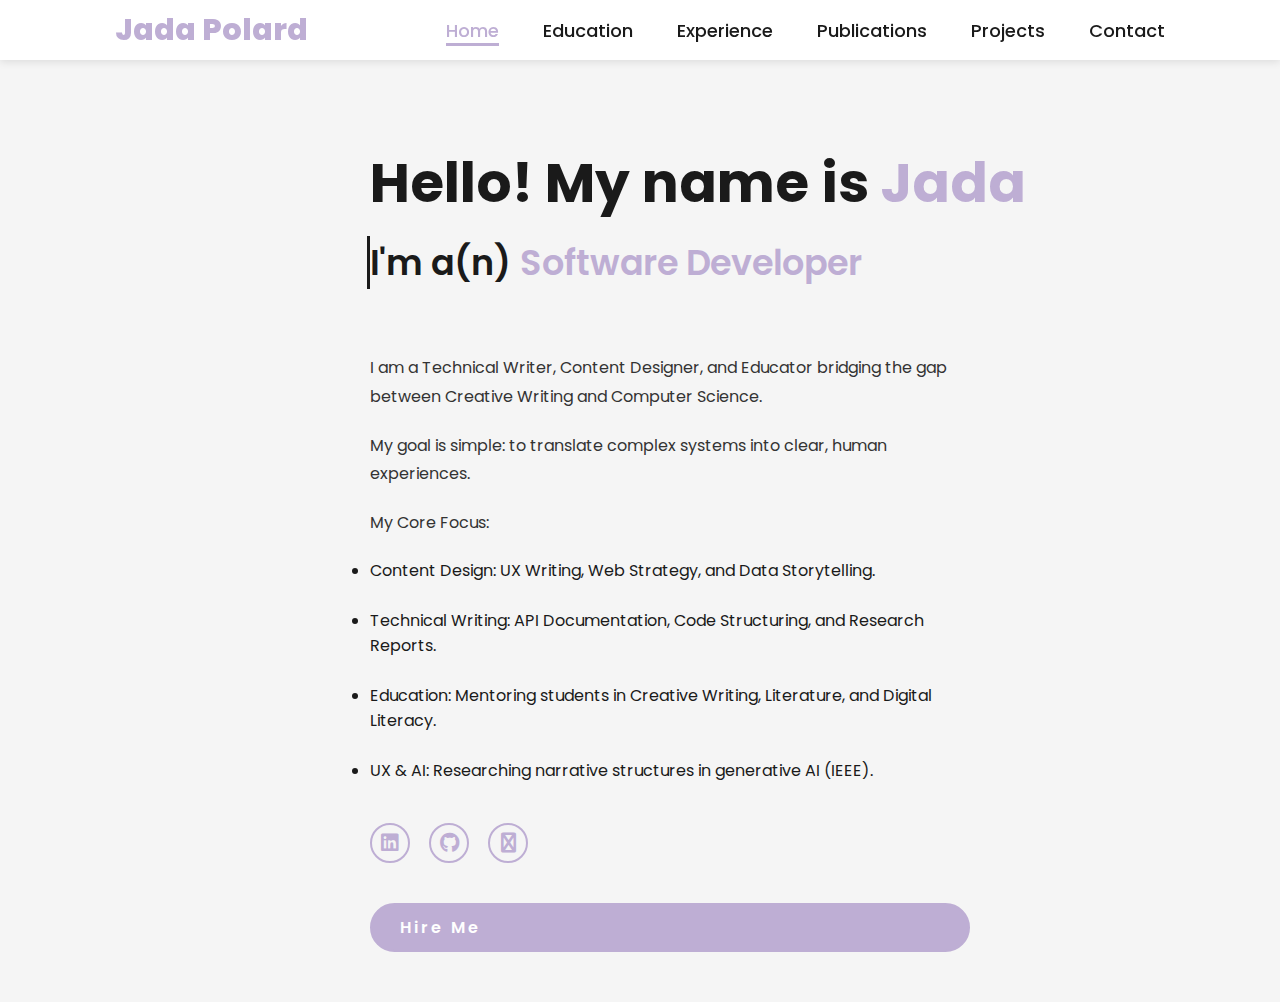
<file: index.html>
<!DOCTYPE html>
<html lang="en">

<head>
    <meta charset="UTF-8">
    <link rel="icon" type="image/x-icon" href="favicon_portfolio.png">
    <meta name="viewport" content="width=device-width, initial-scale=1.0">
    <link rel="stylesheet" href="https://cdnjs.cloudflare.com/ajax/libs/font-awesome/6.5.2/css/all.min.css">
    <link rel="stylesheet" href="style.css">
    <title>Jada Polard's Portfolio</title>
    <!-- Google tag (gtag.js) -->
<script async src="https://www.googletagmanager.com/gtag/js?id=G-2G77NTNHM8"></script>
<script>
  window.dataLayer = window.dataLayer || [];
  function gtag(){dataLayer.push(arguments);}
  gtag('js', new Date());

  gtag('config', 'G-2G77NTNHM8');
</script>
</head>

<body>
    <header>
        <a href="#" class="logo">Jada Polard</a>
        <nav>
            <a href="#" class="active">Home</a>
            <a href="education.html">Education</a>
            <a href="experience.html">Experience</a>
            <a href="publications.html">Publications</a>
            <a href="projects.html">Projects</a>
            <a href="contact.html">Contact</a>
        </nav>
    </header>
    <section class="home">
        <div class="home-img">
        </div>
        <div class="home-content">
            <h1><span class="heading-text">Hello! My name is </span><span class="heading-name">Jada</span></h1>
            <h3 class="typing-text">I'm a(n) <span></span></h3><br>
            <p>I am a Technical Writer, Content Designer, and Educator bridging the gap between Creative Writing and Computer Science.</p>
            <p>My goal is simple: to translate complex systems into clear, human experiences.</p>

            <p>My Core Focus:</p>
            <ul>
                <li>Content Design: UX Writing, Web Strategy, and Data Storytelling.</li><br>
                <li>Technical Writing: API Documentation, Code Structuring, and Research Reports.</li><br>
                <li>Education: Mentoring students in Creative Writing, Literature, and Digital Literacy.</li><br>
                <li>UX & AI: Researching narrative structures in generative AI (IEEE).</li>
            </ul>
            <div class="social-icon">
                <a href="https://www.linkedin.com/in/jadapolard/" target="_blank"><i
                        class="fa-brands fa-linkedin"></i></a>
                <a href="https://github.com/jadapolard" target="_blank"><i class="fa-brands fa-github"></i></a>
                <a href="https://app.joinhandshake.com/profiles/jadapolard" target="_blank"><i class="fa-brands fa-handshake"></i></a>
            </div>
            <a href="#" class="btn">Hire Me</a>
        </div>
    </section>
</body>

</html>
</file>
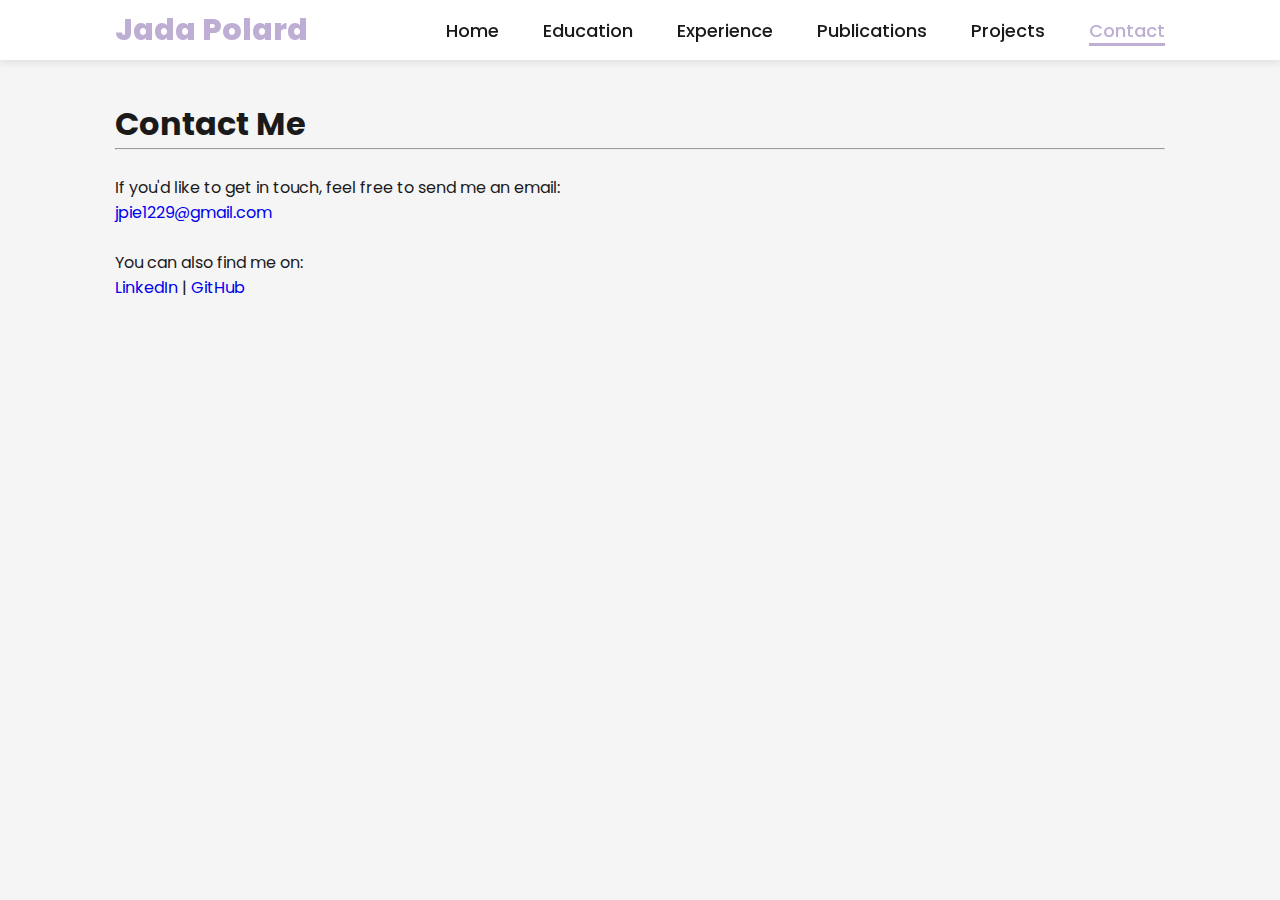
<file: contact.html>
<!DOCTYPE html>
<html lang="en">

<head>
    <meta charset="UTF-8">
    <meta name="viewport" content="width=device-width, initial-scale=1.0">
    <link rel="stylesheet" href="style.css">
    <title>Jada Polard - Contact</title>
    <!-- Google tag (gtag.js) -->
<script async src="https://www.googletagmanager.com/gtag/js?id=G-2G77NTNHM8"></script>
<script>
  window.dataLayer = window.dataLayer || [];
  function gtag(){dataLayer.push(arguments);}
  gtag('js', new Date());

  gtag('config', 'G-2G77NTNHM8');
</script>
</head>

<body>
    <header>
        <a href="index.html" class="logo">Jada Polard</a>
        <nav>
            <a href="index.html">Home</a>
            <a href="education.html">Education</a>
            <a href="experience.html">Experience</a>
            <a href="publications.html">Publications</a>
            <a href="projects.html">Projects</a>
            <a href="contact.html" class="active">Contact</a>
        </nav>
    </header>

    <section class="contact">
        <h1>Contact Me</h1>
        <hr>
        <br>

        <p>If you'd like to get in touch, feel free to send me an email:</p>
        <p><a href="mailto:jpie1229@gmail.com">jpie1229@gmail.com</a></p>

        <br>
        <p>You can also find me on:</p>
        <p>
            <a href="https://www.linkedin.com/in/jadapolard/" target="_blank" rel="noopener noreferrer">LinkedIn</a> |
            <a href="https://github.com/jadapolard" target="_blank" rel="noopener noreferrer">GitHub</a>
        </p>
    </section>
</body>

</html>
</file>
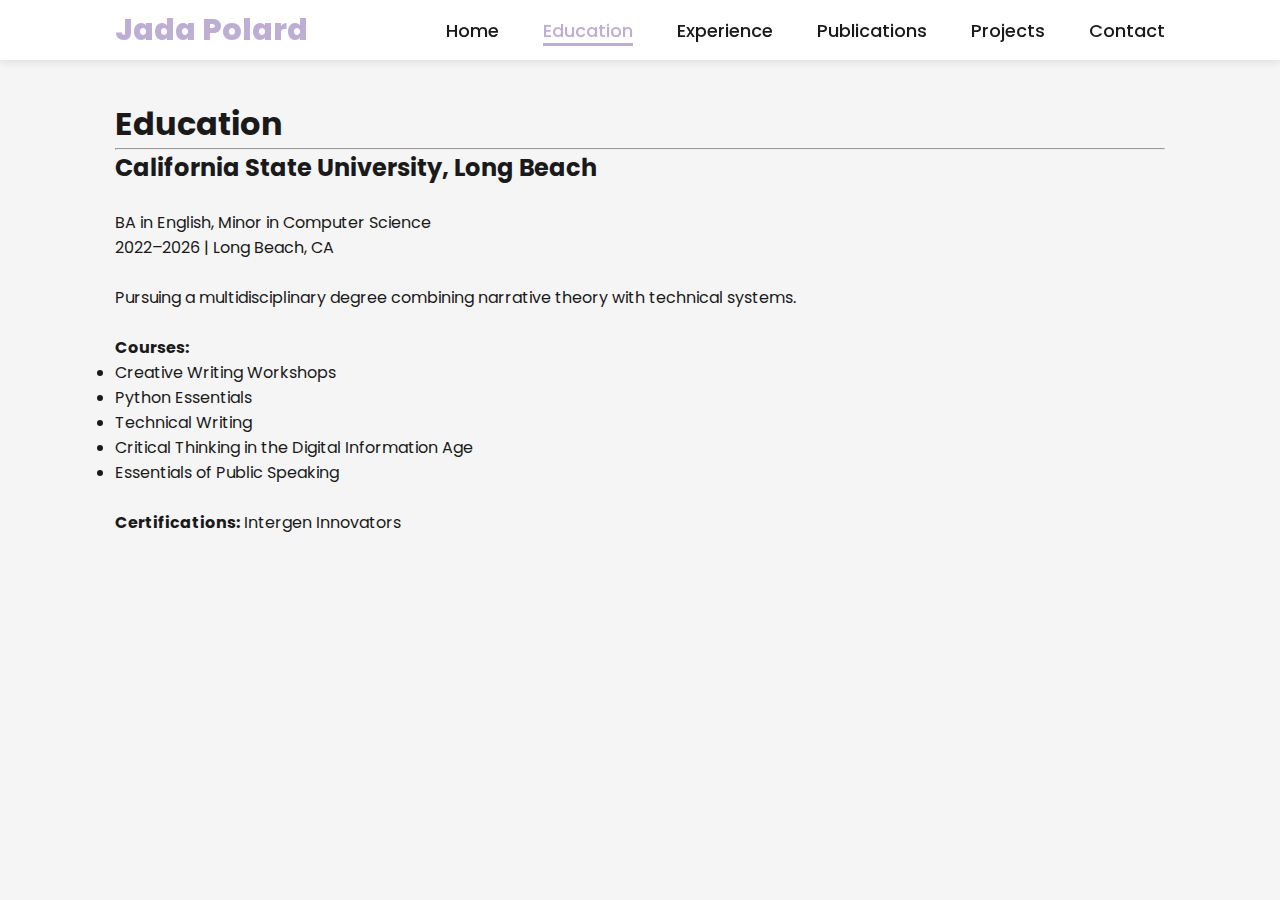
<file: education.html>
<!DOCTYPE html>
<html lang="en">

<head>
    <meta charset="UTF-8">
    <meta name="viewport" content="width=device-width, initial-scale=1.0">
    <link rel="stylesheet" href="style.css">
    <link rel="icon" type="image/x-icon" href="favicon-16x16.png">
    <title>Jada Polard - Education</title>
    <!-- Google Analytics Tag (gtag.js) -->
<script async src="https://www.googletagmanager.com/gtag/js?id=G-2G77NTNHM8"></script>
<script>
  window.dataLayer = window.dataLayer || [];
  function gtag(){dataLayer.push(arguments);}
  gtag('js', new Date());

  gtag('config', 'G-2G77NTNHM8');
</script>
</head>

<body>
    <header>
        <a href="index.html" class="logo">Jada Polard</a>
        <nav>
            <a href="index.html">Home</a>
            <a href="education.html" class="active">Education</a>
            <a href="experience.html">Experience</a>
            <a href="publications.html">Publications</a>
            <a href="projects.html">Projects</a>
            <a href="contact.html">Contact</a>
        </nav>
    </header>

    <section id="education">
        <div class="education-container">
            <h1>Education</h1>
            <hr>
            <div class="edu-card">
                <div class="edu-header">

                    <h2>California State University, Long Beach</h2><br>
                    <span class="edu-degree">BA in English, Minor in Computer Science</span><br>
                </div>
                <div class="edu-details">
                    <p class="edu-dates-location">2022–2026 | Long Beach, CA</p><br>
                    <p>
                        Pursuing a multidisciplinary degree combining narrative theory with technical systems.
                    </p><br>
                    <p><strong>Courses:</strong> 
                        <ul>
                            <li>Creative Writing Workshops</li>
                            <li>Python Essentials</li>
                            <li>Technical Writing</li>
                            <li>Critical Thinking in the Digital Information Age</li>
                            <li>Essentials of Public Speaking</li>
                        </ul> 
                        <br>
                    <p><strong>Certifications:</strong> Intergen Innovators</p><br>
                </div>
            </div> <!-- close edu-card -->
        </div> <!-- close education-container -->
    </section>
</body>

</html>
</file>
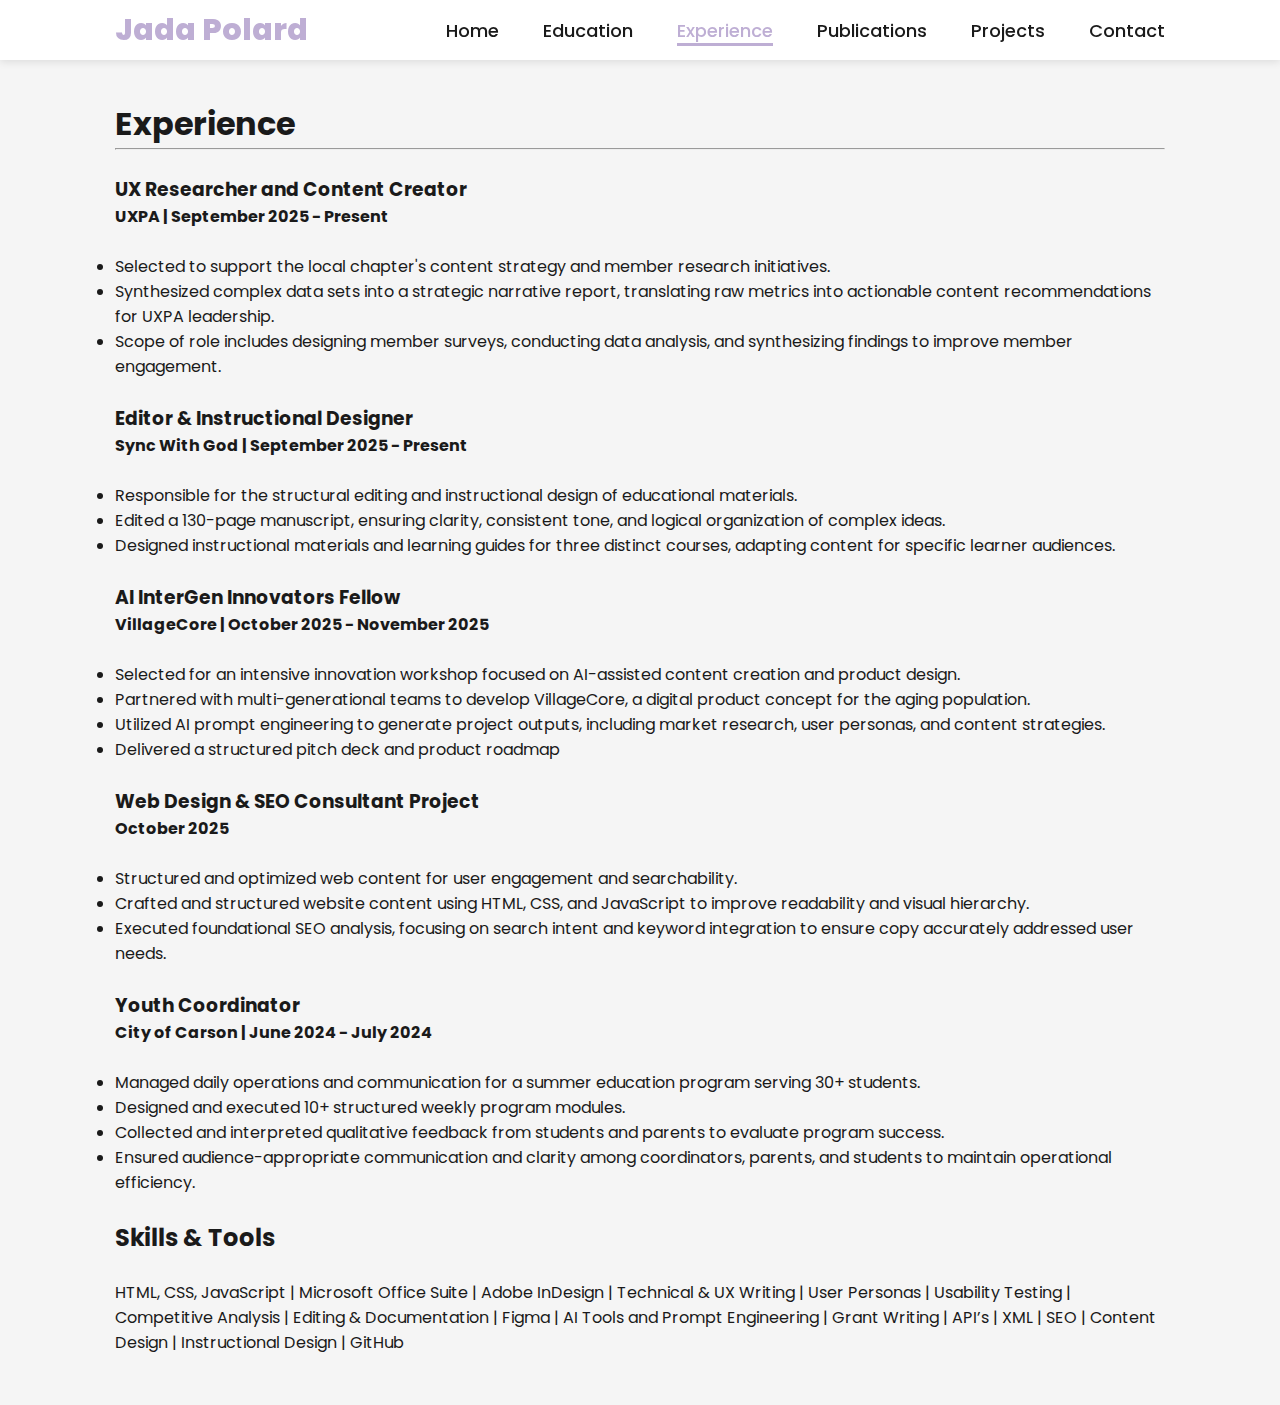
<file: experience.html>
<!DOCTYPE html>
<html lang="en">

<head>
    <meta charset="UTF-8">
    <meta name="viewport" content="width=device-width, initial-scale=1.0">
    <link rel="stylesheet" href="style.css">
    <link rel="icon" type="image/x-icon" href="favicon-16x16.png">
    <title>Jada Polard - Experience</title>
    <!-- Google tag (gtag.js) -->
<script async src="https://www.googletagmanager.com/gtag/js?id=G-2G77NTNHM8"></script>
<script>
  window.dataLayer = window.dataLayer || [];
  function gtag(){dataLayer.push(arguments);}
  gtag('js', new Date());

  gtag('config', 'G-2G77NTNHM8');
</script>
</head>

<body>
    <header>
        <a href="index.html" class="logo">Jada Polard</a>
        <nav>
            <a href="index.html">Home</a>
            <a href="education.html">Education</a>
            <a href="experience.html" class="active">Experience</a>
            <a href="publications.html">Publications</a>
            <a href="projects.html">Projects</a>
            <a href="contact.html">Contact</a>
        </nav>
    </header>

    <section class="experience">
        <h1>Experience</h1>
        <hr>
        <br>

            <div class="exp-card">
            <h3>UX Researcher and Content Creator</h3>
            <h4>UXPA | September 2025 - Present</h4><br>
            <ul>
                <li>Selected to support the local chapter's content strategy and member research initiatives.</li>
                <li>Synthesized complex data sets into a strategic narrative report, translating raw metrics into actionable content recommendations for UXPA leadership.</li>
                <li>Scope of role includes designing member surveys, conducting data analysis, and synthesizing findings to improve member engagement.</li>
            </ul><br>
        </div>

        <div class="exp-card">
            <h3>Editor & Instructional Designer</h3>
            <h4>Sync With God | September 2025 - Present</h4><br>
            <ul>
                <li>Responsible for the structural editing and instructional design of educational materials.</li>
                <li>Edited a 130-page manuscript, ensuring clarity, consistent tone, and logical organization of complex ideas.</li>
                <li>Designed instructional materials and learning guides for three distinct courses, adapting content for specific learner audiences.
</li>
            </ul><br>
        </div>


        <div class="exp-card">
            <h3>AI InterGen Innovators Fellow</h3>
            <h4>VillageCore | October 2025 - November 2025</h4><br>
            <ul>
                <li>Selected for an intensive innovation workshop focused on AI-assisted content creation and product design.</li>
                <li>Partnered with multi-generational teams to develop VillageCore, a digital product concept for the aging population.</li>
                <li>Utilized AI prompt engineering to generate project outputs, including market research, user personas, and content strategies.</li>
                <li>Delivered a structured pitch deck and product roadmap</li>
            </ul><br>
        </div>

    
        <div class="exp-card">
            <h3>Web Design & SEO Consultant Project</h3>
            <h4>October 2025</h4><br>
            <ul>
                <li>Structured and optimized web content for user engagement and searchability.</li>
                <li>Crafted and structured website content using HTML, CSS, and JavaScript to improve readability and visual hierarchy.</li>
                <li>Executed foundational SEO analysis, focusing on search intent and keyword integration to ensure copy accurately addressed user needs. 
                </li><br>
            </ul>
        </div>


         <div class="exp-card">
            <h3>Youth Coordinator</h3>
            <h4>City of Carson | June 2024 - July 2024</h4><br>
            <ul>
                <li>Managed daily operations and communication for a summer education program serving 30+ students.
                </li>
                <li>Designed and executed 10+ structured weekly program modules.</li>
                <li>Collected and interpreted qualitative feedback from students and parents to evaluate program success.</li>
                <li>Ensured audience-appropriate communication and clarity among coordinators, parents, and students to maintain operational efficiency.</li>
            </ul><br>
        </div>

        <div class="skills-section">
            <h2>Skills & Tools</h2><br>
            <p>HTML, CSS, JavaScript | Microsoft Office Suite | Adobe InDesign | Technical & UX Writing | User Personas | Usability Testing | Competitive Analysis | Editing & Documentation | Figma | AI Tools and Prompt Engineering | Grant Writing | API’s | XML | SEO | Content Design | Instructional Design | GitHub</p>
        </div>
    </section>
</body>

</html>
</file>
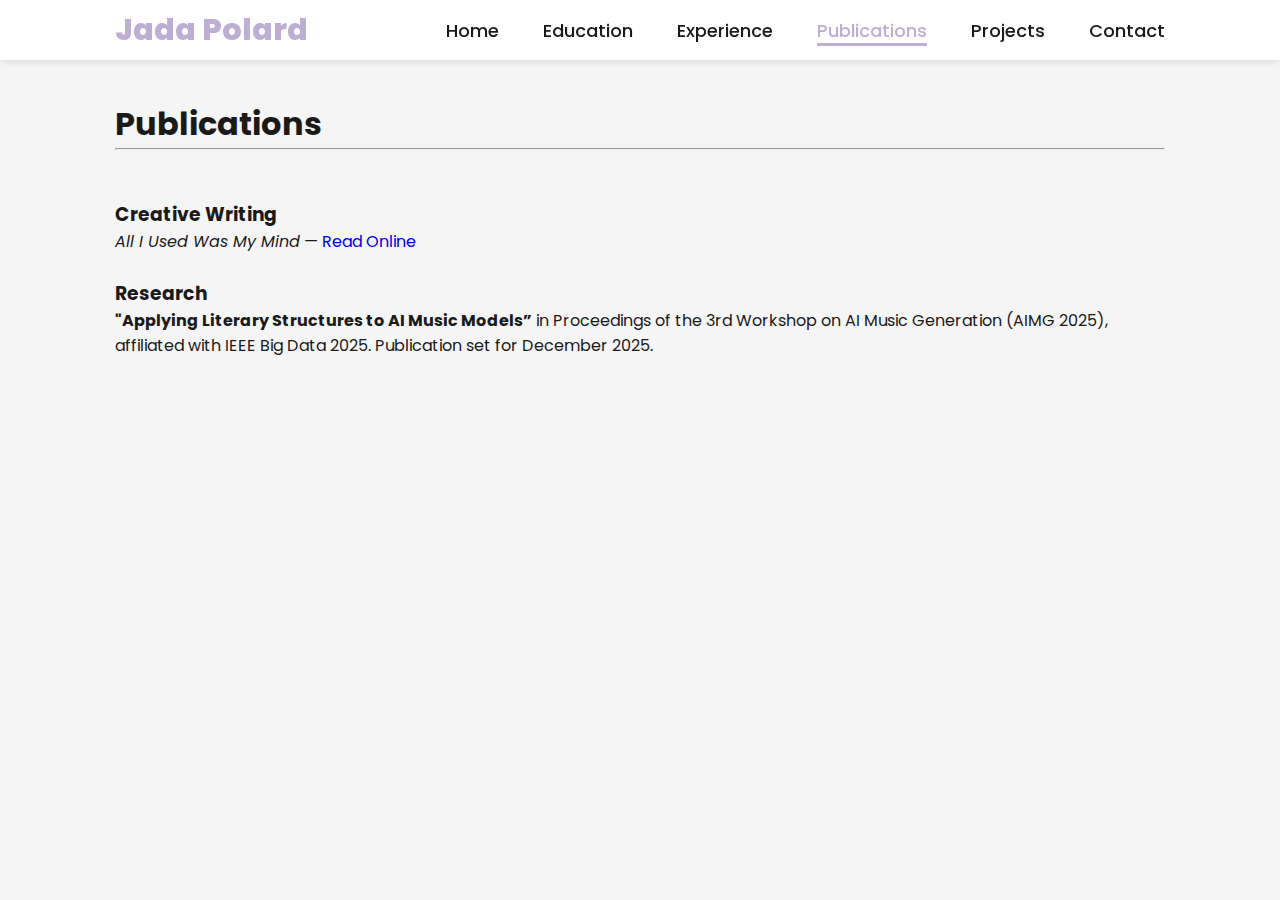
<file: publications.html>
<!DOCTYPE html>
<html lang="en">

<head>
    <meta charset="UTF-8">
    <meta name="viewport" content="width=device-width, initial-scale=1.0">
    <link rel="stylesheet" href="style.css">
    <title>Jada Polard - Publications</title>
</head>

<body>
    <header>
        <a href="index.html" class="logo">Jada Polard</a>
        <nav>
            <a href="index.html">Home</a>
            <a href="education.html">Education</a>
            <a href="experience.html">Experience</a>
            <a href="publications.html" class="active">Publications</a>
            <a href="projects.html">Projects</a>
            <a href="contact.html">Contact</a>
        </nav>
    </header>

    <section class="publications">
        <h1>Publications</h1>
        <hr>
        <br><br>

        <div class="pub-card">
            <h3>Creative Writing</h3>
            <em>All I Used Was My Mind</em> —
            <a href="https://litbreak.com/all-i-used-was-my-mind/" target="_blank" rel="noopener noreferrer">Read
                Online</a>
            <br><br>
        </div>

        <div class="pub-card">
            <h3>Research</h3>
            <p>
                <strong>"Applying Literary Structures to AI Music Models”</strong>
                in Proceedings of the 3rd Workshop on AI Music Generation (AIMG 2025), affiliated with IEEE Big Data
                2025.
                Publication set for December 2025.
            </p>
            <br><br>
        </div>
    </section>

</body>

</html>
</file>
<file: style.css>
@import url("https://fonts.googleapis.com/css2?family=Poppins:wght@100;200;300;400;500;600&display=swap");

/* Global Styles */
* {
  margin: 0;
  padding: 0;
  box-sizing: border-box;
  text-decoration: none;
  outline: none;
  font-family: "Poppins", sans-serif;
}

html {
  font-size: 62.5%;
}

body {
  width: 100%;
  min-height: 100vh;
  background-color: #f5f5f5; /* Light neutral background */
  color: #1a1a1a; /* Main text color */
  overflow-x: hidden;
  font-size: 1.6rem;
}

/* Header */
header {
  position: fixed;
  top: 0;
  left: 0;
  width: 100%;
  height: 6rem;
  padding: 0 9%;
  background-color: white;
  display: flex;
  justify-content: space-between;
  align-items: center;
  box-shadow: 0 2px 8px rgba(0, 0, 0, 0.1);
  z-index: 100;
}

.logo {
  font-size: 3rem;
  color: #beaed4; /* Accent color */
  font-weight: 800;
  cursor: pointer;
  transition: transform 0.5s ease;
}

.logo:hover {
  transform: scale(1.1);
}

nav a {
  font-size: 1.8rem;
  color: #1a1a1a;
  margin-left: 4rem;
  font-weight: 500;
  transition: 0.3s ease;
  border-bottom: 3px solid transparent;
}

nav a:hover,
nav a.active {
  color: #beaed4;
  border-bottom: 3px solid #beaed4;
}

@media (max-width: 995px) {
  nav {
    position: absolute;
    display: none;
    top: 6rem;
    right: 0;
    width: 40%;
    border-left: 3px solid #beaed4;
    border-bottom: 3px solid #beaed4;
    border-bottom-left-radius: 2rem;
    padding: 1rem;
    background-color: #f5f5f5;
  }

  nav.active {
    display: block;
  }

  nav a {
    display: block;
    font-size: 2rem;
    margin: 2rem 0;
  }

  nav a:hover,
  nav a.active {
    padding: 1rem;
    border-radius: 0.5rem;
    border-bottom: 0.5rem solid #beaed4;
  }
}

/* Section Styles */
section {
  min-height: 100vh;
  padding: 10rem 9% 5rem; /* Top padding to clear header */
}

/* Home Section */
.home {
  display: flex;
  justify-content: center;
  align-items: center; /* Vertical centering */
  gap: 6rem;
  flex-wrap: wrap;
  min-height: calc(100vh - 6rem); /* Account for header height */
  background-color: #f5f5f5;
}

.home-content {
  display: flex;
  flex-direction: column;
  gap: 2rem;
  max-width: 600px;
  z-index: 1;
}

/* Main Heading */
.home-content h1 {
  font-size: 5.5rem; /* slightly smaller to fit nicely */
  font-weight: 700;
  line-height: 1.2;
  margin-top: 5rem; /* pushes heading lower */
  white-space: nowrap; /* keeps everything on one line */
}

.heading-text {
  color: #1a1a1a; /* dark gray/black */
  display: inline;
}

.heading-name {
  color: #beaed4; /* accent color */
  display: inline;
}

/* Subheading / Typing Animation */
.home-content h3 {
  font-size: 3.5rem;
  font-weight: 600;
  color: #1a1a1a;
}

/* Paragraphs */
.home-content p {
  font-size: 1.6rem;
  color: #333;
  line-height: 1.8;
}

/* Typing Text Animation */
.typing-text {
  font-size: 3.2rem;
  font-weight: 600;
  position: relative;
  min-width: 280px;
}

.typing-text span::before {
  content: "Software Developer";
  color: #beaed4;
  animation: words 20s infinite;
}

.typing-text span::after {
  content: "";
  background-color: transparent;
  position: absolute;
  width: calc(100% + 8px);
  height: 100%;
  border-left: 3px solid #1a1a1a;
  right: -8px;
  animation: cursor 0.6s infinite;
}

@keyframes cursor {
  to {
    border-left: 3px solid #beaed4;
  }
}

@keyframes words {
  0%,
  20% {
    content: "Content Designer";
  }
  21%,
  40% {
    content: "Instructional Designer";
  }
  41%,
  60% {
    content: "Developer";
  }
  61%,
  80% {
    content: "Educator";
  }
  81%,
  100% {
    content: "Student";
  }
}

/* Home Image */
.home-img {
  border-radius: 50%;
}

.home-img img {
  width: 32vw;
  border-radius: 50%;
  box-shadow: 0 0 25px rgba(183, 75, 75, 0.5);
  transition: transform 0.3s ease;
}

.home-img img:hover {
  transform: scale(1.05);
}

/* Social Icons */
.social-icon a {
  display: inline-flex;
  justify-content: center;
  align-items: center;
  width: 4rem;
  height: 4rem;
  border: 0.2rem solid #beaed4;
  font-size: 2rem;
  border-radius: 50%;
  margin: 2rem 1.5rem 2rem 0;
  color: #beaed4;
  background-color: transparent;
  transition: all 0.3s ease;
}

.social-icon a:hover {
  color: #fff;
  background-color: #beaed4;
  transform: scale(1.3) translateY(-5px);
  box-shadow: 0 0 25px #beaed4;
}

/* Button */
.btn {
  display: inline-block;
  padding: 1rem 2.8rem;
  background-color: #beaed4;
  border-radius: 4rem;
  font-size: 1.6rem;
  color: #fff;
  letter-spacing: 0.3rem;
  font-weight: 600;
  border: 2px solid #beaed4;
  cursor: pointer;
  transition: all 0.3s ease;
}

.btn:hover {
  transform: scale3d(1.03);
  background-color: #8b6ab9;
  box-shadow: 0 0 25px #beaed4;
}

/* Responsive */
@media (max-width: 1000px) {
  .home {
    gap: 4rem;
  }
}

@media (max-width: 995px) {
  .home {
    flex-direction: column;
    margin: 5rem 4rem;
  }

  .home-content h1 {
    font-size: 5rem;
  }

  .home-content h3 {
    font-size: 2.8rem;
  }

  .home-content {
    max-width: 90%;
    gap: 1.5rem;
  }

  .home-img img {
    width: 70vw;
    margin-top: 2rem;
  }
  /* Education Section */
  #education {
    padding: 12rem 9% 5rem; /* top padding to clear header */
    background-color: #f5f5f5;
    color: #1a1a1a;
  }

  .education-container {
    max-width: 1200px;
    margin: 0 auto;
  }

  .education-container h2 {
    font-size: clamp(3rem, 5vw, 6rem); /* scales from 30px to 60px */
    font-weight: 700;
    margin-bottom: 4rem;
    text-align: center;
  }

  .edu-card {
    background-color: #fff;
    padding: 3rem 4rem;
    border-radius: 1rem;
    box-shadow: 0 4px 20px rgba(0, 0, 0, 0.1);
    margin-bottom: 3rem;
  }

  .edu-header h3 {
    font-size: clamp(2rem, 3vw, 3.5rem); /* university name */
    font-weight: 700;
    margin-bottom: 0.5rem;
  }

  .edu-degree {
    font-size: clamp(1.8rem, 2.5vw, 2.5rem); /* degree */
    color: #b74b4b;
    display: block;
    margin-bottom: 1.5rem;
  }

  .edu-details p {
    font-size: clamp(1.6rem, 2vw, 2rem); /* main paragraph text */
    line-height: 1.6;
    margin-bottom: 1.2rem;
  }

  .edu-dates-location {
    font-size: clamp(1.4rem, 1.5vw, 1.8rem);
    font-weight: 500;
    color: #555;
    margin-bottom: 1rem;
  }

  /* Optional: smaller padding for very small screens */
  @media (max-width: 600px) {
    .edu-card {
      padding: 2rem;
    }
  }
  .publications {
    padding: 12rem 9% 5rem; /* Top padding for fixed header */
    background-color: #f5f5f5;
    color: #1a1a1a;
    min-height: 100vh;
  }

  .publications h1 {
    font-size: clamp(3rem, 5vw, 6rem);
    font-weight: 700;
    margin-bottom: 3rem;
    text-align: center;
  }

  .pub-card {
    background-color: #fff;
    padding: 2.5rem 3rem;
    border-radius: 1rem;
    box-shadow: 0 4px 15px rgba(0, 0, 0, 0.1);
    margin-bottom: 2.5rem;
  }

  .pub-card h3 {
    font-size: clamp(2rem, 3vw, 3rem);
    font-weight: 700;
    margin-bottom: 1rem;
  }

  .pub-card p {
    font-size: clamp(1.6rem, 2vw, 2rem);
    line-height: 1.6;
  }
}
</file>
